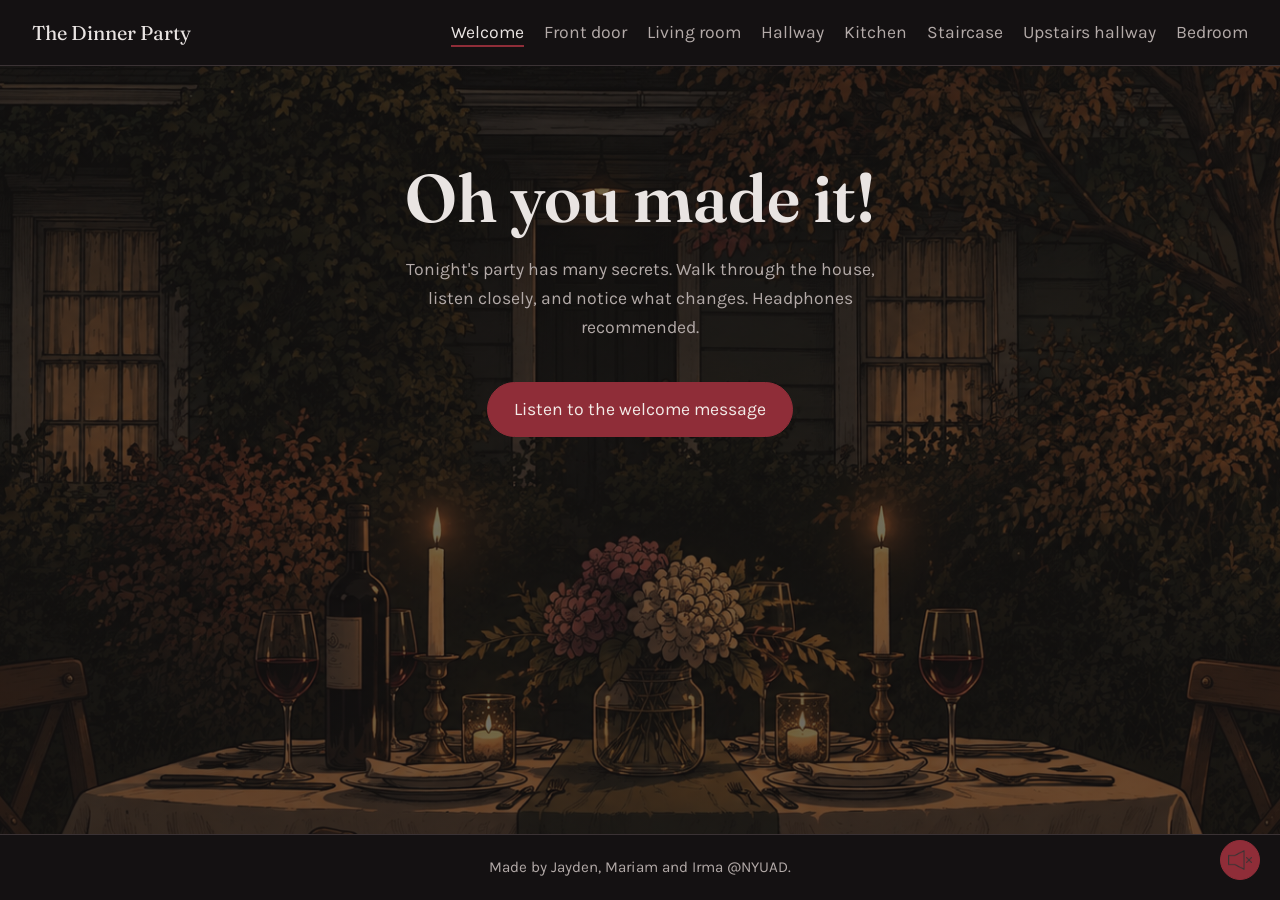
<file: index.html>
<html>

<head>
  <meta charset="UTF-8">
  <meta name="viewport" content="width=device-width, initial-scale=1">

  <title>Welcome to The Dinner Party</title>

  <!-- Learned about preconnect here: https://developer.mozilla.org/en-US/docs/Web/HTML/Reference/Attributes/rel/preconnect -->
  <link rel="preconnect" href="https://fonts.googleapis.com">
  <link href="https://fonts.googleapis.com/css2?family=Fraunces:wght@600&family=Karla:wght@400;700&display=swap"
    rel="stylesheet">
  <link rel="stylesheet" href="styles.css">

</head>

<body class="welcome-page">

  <header class="menu">

    <a class="thename" href="index.html">The Dinner Party</a>

    <nav>
      <ul>
        <li><a href="index.html" class="active">Welcome</a></li>
        <li><a href="front-door.html">Front door</a></li>
        <li><a href="living-room.html">Living room</a></li>
        <li><a href="hallway.html">Hallway</a></li>
        <li><a href="kitchen.html">Kitchen</a></li>
        <li><a href="staircase.html">Staircase</a></li>
        <li><a href="upstairs-hall.html">Upstairs hallway</a></li>
        <li><a href="bedroom.html">Bedroom</a></li>
      </ul>
    </nav>


  </header>


  <main class="welcome">
    <h1>Oh you made it!</h1>
    <p class="lead">Tonight's party has many secrets. Walk through the house, listen closely, and notice what
      changes. Headphones recommended.</p>

    <!-- sounds -->
    <!-- Learned more about loop attribute here: https://developer.mozilla.org/en-US/docs/Web/HTML/Reference/Elements/audio -->
    <audio id="background-sound" src="audio/eerie-background-music.mp3" loop></audio>
    <audio id="welcome-sound" src="audio/welcome1.mp3"></audio>

    <!-- buttons -->
    <!-- Learned about hidden attribute here: https://developer.mozilla.org/en-US/docs/Web/HTML/Reference/Global_attributes/hidden -->
    <div class="controls">
      <button id="listen-button" class="button" type="button">Listen to the welcome message</button>
      <a id="enter-button" class="button" href="front-door.html" hidden>Get started</a>

    </div>
  </main>


  <footer>Made by Jayden, Mariam and Irma @NYUAD.</footer>

  <!-- sound toggle button -->
  <button id="sound-toggle" class="sound-toggle" type="button">
    <img class="icon-on" src="assets/on.png">
    <img class="icon-off" src="assets/off.png">
  </button>

  <script src="welcome.js"></script>



</body>

</html>
</file>
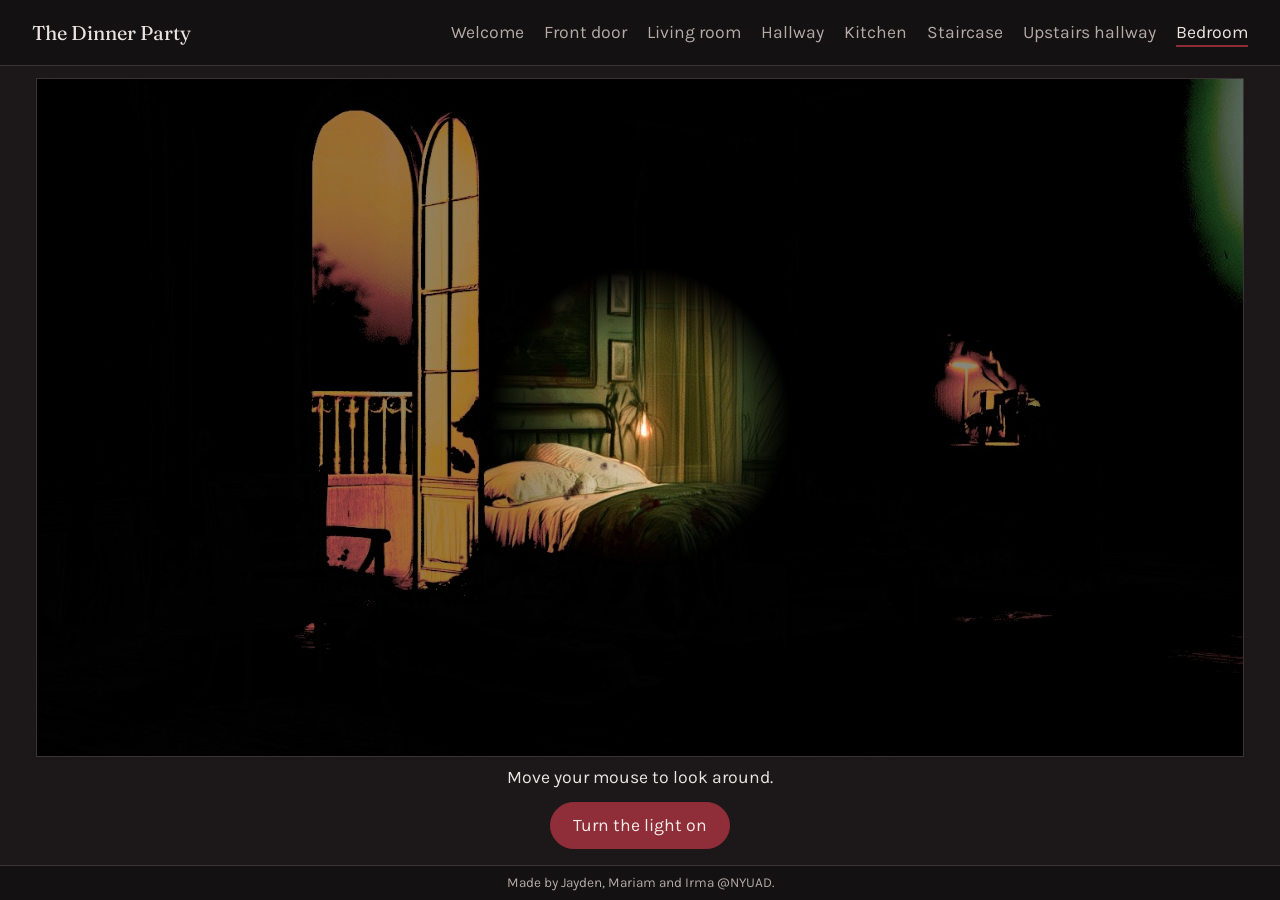
<file: bedroom.html>
<!DOCTYPE html>
<html lang="en">

<head>
  <meta charset="UTF-8">
  <meta name="viewport" content="width=device-width, initial-scale=1">
  <title>Bedroom of The Dinner Party</title>
  <link rel="preconnect" href="https://fonts.googleapis.com">
  <link href="https://fonts.googleapis.com/css2?family=Fraunces:wght@600&family=Karla:wght@400;700&display=swap" rel="stylesheet">
  <link rel="stylesheet" href="styles.css">
</head>

<body class="bedroom">

  <header class="menu">

    <a class="thename" href="index.html">The Dinner Party</a>

    <nav><ul>
      <li><a href="index.html">Welcome</a></li>
      <li><a href="front-door.html">Front door</a></li>
      <li><a href="living-room.html">Living room</a></li>
      <li><a href="hallway.html">Hallway</a></li>
      <li><a href="kitchen.html">Kitchen</a></li>
      <li><a href="staircase.html">Staircase</a></li>
      <li><a href="upstairs-hall.html">Upstairs hallway</a></li>
      <li><a href="bedroom.html" class="active">Bedroom</a></li>
    </ul></nav>

  </header>

  <main>
    <!-- scene: the dark room. the lit room (blood splatters and drag marks) only shows inside the flashlight circle,
         until you turn the light on -->
    <div class="scene flashlight">
      <img id="photo-dark" src="assets/11.jpg" alt="A dark bedroom with a window">
      <img class="bright" id="photo-lit" src="assets/12.PNG" alt="A bedroom with blood splattered on the walls and bed, and marks dragged across the floor">
    </div>

    <p id="room-message">Move your mouse to look around.</p>

    <!-- sounds: the room's music plays the whole time you look around, and the light switch clicks and the gasp plays when you turn the light on -->
    <audio id="bedroom-sound" src="audio/bedroom.m4a" loop></audio>
    <audio id="switch-sound" src="audio/switch.m4a"></audio>
    <audio id="gasp-sound" src="audio/gasp.m4a"></audio>

    <div class="controls">
      <button id="light-button" class="button" type="button">Turn the light on</button>
      <a id="restart-button" class="button" href="index.html" hidden>Start over</a>
    </div>

  </main>
  <footer>Made by Jayden, Mariam and Irma @NYUAD.</footer>

  <script src="flashlight.js"></script>
  <script src="bedroom.js"></script>

</body>

</html>
</file>
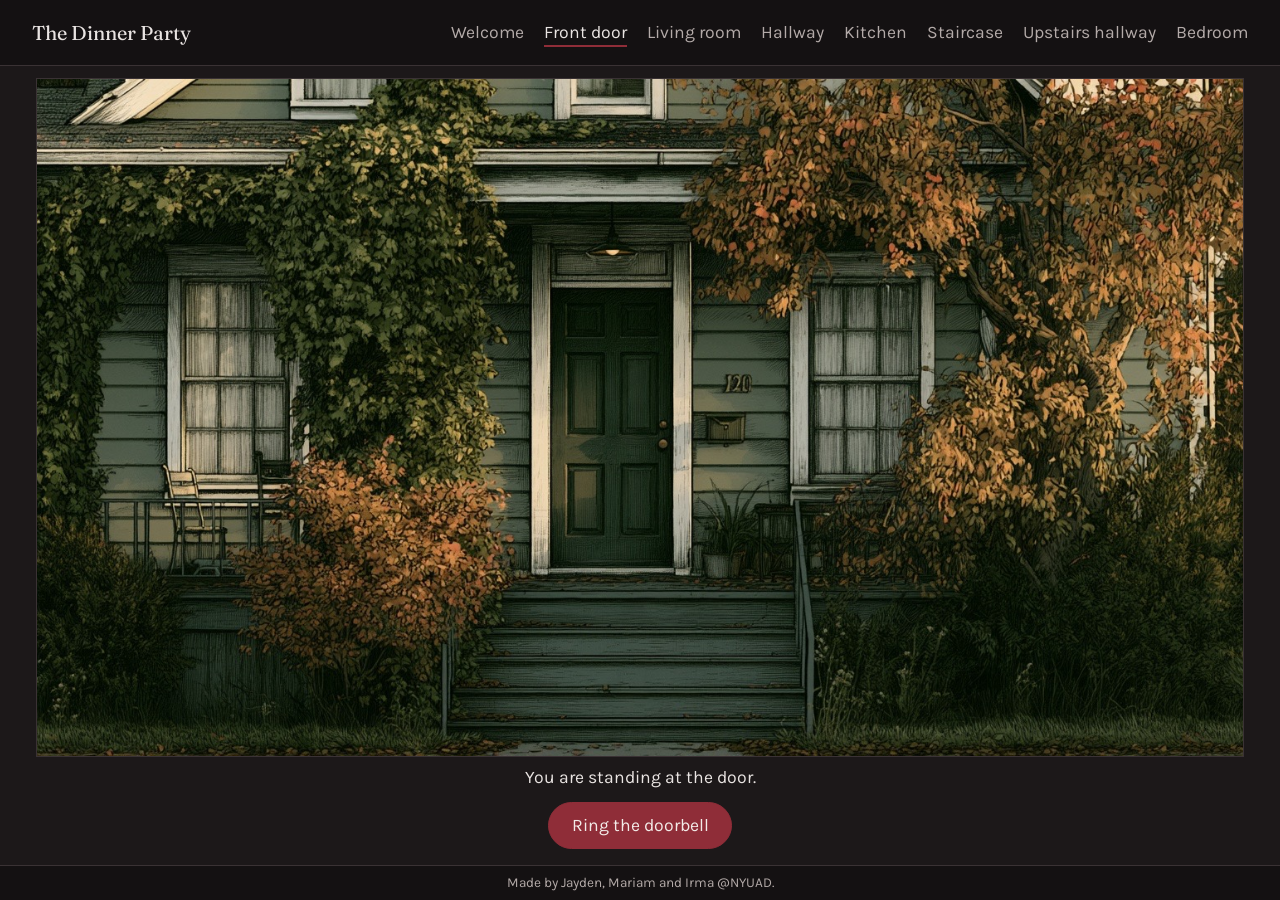
<file: front-door.html>
<!DOCTYPE html>
<html lang="en">

<head>
  <meta charset="UTF-8">
  <meta name="viewport" content="width=device-width, initial-scale=1">
  <title>Front door of The Dinner Party</title>
  <link rel="preconnect" href="https://fonts.googleapis.com">
  <link href="https://fonts.googleapis.com/css2?family=Fraunces:wght@600&family=Karla:wght@400;700&display=swap"
    rel="stylesheet">
  <link rel="stylesheet" href="styles.css">
</head>

<body class="front-door">

  <header class="menu">


    <a class="thename" href="index.html">The Dinner Party</a>

    <nav>
      <ul>
        <li><a href="index.html">Welcome</a></li>
        <li><a href="front-door.html" class="active">Front door</a></li>
        <li><a href="living-room.html">Living room</a></li>
        <li><a href="hallway.html">Hallway</a></li>
        <li><a href="kitchen.html">Kitchen</a></li>
        <li><a href="staircase.html">Staircase</a></li>
        <li><a href="upstairs-hall.html">Upstairs hallway</a></li>
        <li><a href="bedroom.html">Bedroom</a></li>
      </ul>
    </nav>

  </header>

  <main>
    <!-- scene: door photo1, door photo2 then black screen then the couple at the door -->
    <div class="scene">
      <img id="photo-before" src="assets/1.JPG">
      <img id="photo-after" src="assets/2.JPG" hidden>

      <div id="blackout" class="blackout" hidden></div>
      <img id="photo-couple" src="assets/3.PNG" hidden>

    </div>



    <p id="door-message">You are standing at the door.</p>

    <!-- sounds -->
    <audio id="doorbell-sound" src="audio/doorbell.mp3"></audio>
    <audio id="come-in-sound" src="audio/come-in.mp3"></audio>
    <audio id="come-in-sound2" src="audio/welcome.wav"></audio>

    <!-- buttons -->
    <div class="controls">
      <button id="ring-button" class="button" type="button">Ring the doorbell</button>
      <button id="come-in-button" class="button" type="button" hidden>Play the greeting</button>
      <a id="next-button" class="button" href="living-room.html" hidden>Go to the living room</a>
    </div>

  </main>
  <footer>Made by Jayden, Mariam and Irma @NYUAD.</footer>

  <script src="front-door.js"></script>


</body>

</html>
</file>
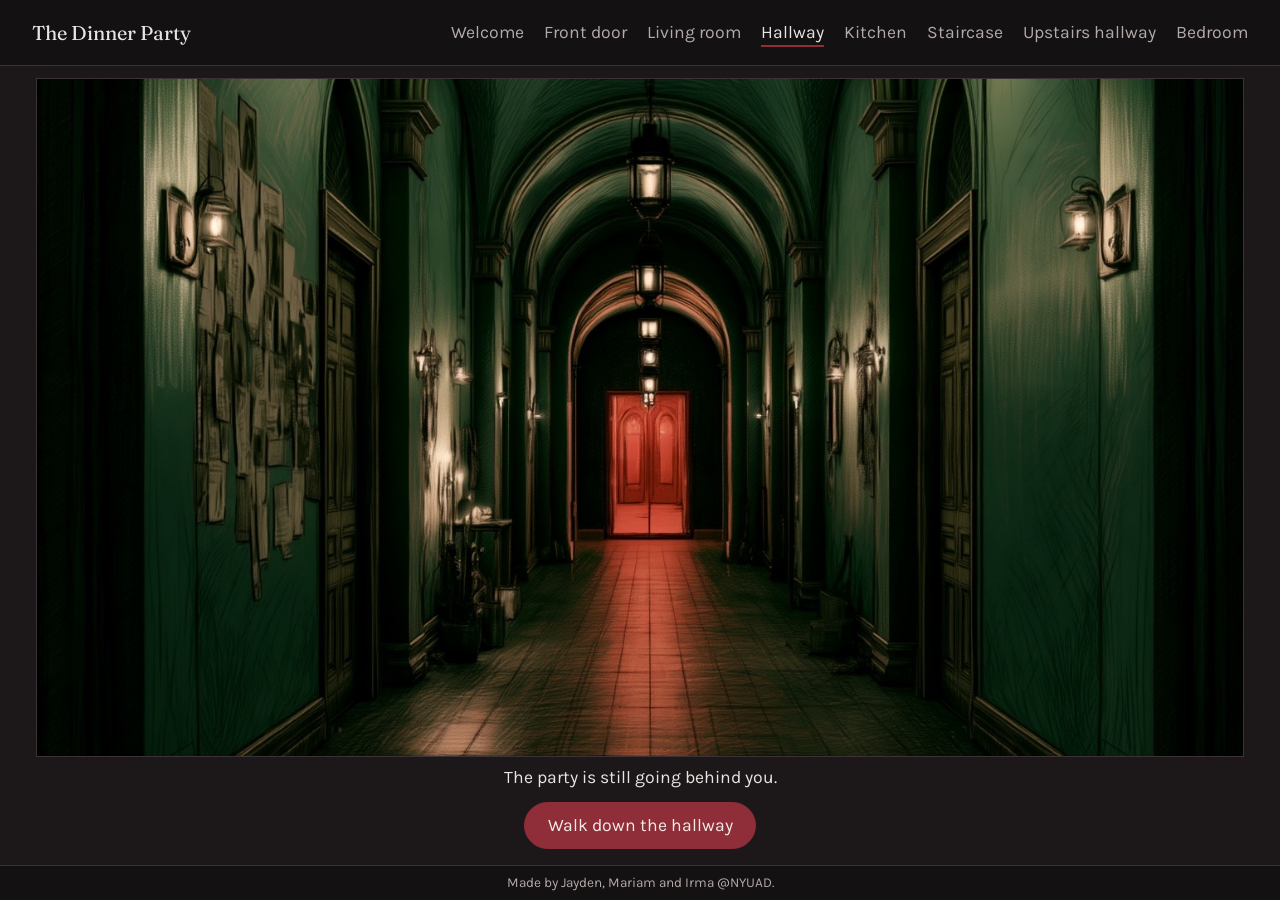
<file: hallway.html>
<!DOCTYPE html>
<html lang="en">

<head>
  <meta charset="UTF-8">
  <meta name="viewport" content="width=device-width, initial-scale=1">
  <title>Hallway of The Dinner Party</title>
  <link rel="preconnect" href="https://fonts.googleapis.com">
  <link href="https://fonts.googleapis.com/css2?family=Fraunces:wght@600&family=Karla:wght@400;700&display=swap" rel="stylesheet">
  <link rel="stylesheet" href="styles.css">
</head>

<body class="hallway">

  <header class="menu">

    <a class="thename" href="index.html">The Dinner Party</a>

    <nav><ul>
      <li><a href="index.html">Welcome</a></li>
      <li><a href="front-door.html">Front door</a></li>
      <li><a href="living-room.html">Living room</a></li>
      <li><a href="hallway.html" class="active">Hallway</a></li>
      <li><a href="kitchen.html">Kitchen</a></li>
      <li><a href="staircase.html">Staircase</a></li>
      <li><a href="upstairs-hall.html">Upstairs hallway</a></li>
      <li><a href="bedroom.html">Bedroom</a></li>
    </ul></nav>

  </header>

  <main>

    <!-- scene: the hallway picture, then the video walks you down it (the video has no sound) -->
    <!-- the hallway is dim and one light keeps flickering (see "hallway flicker" in styles.css) -->
    <div class="scene hallway-flicker">
      <video id="hallway-video" src="assets/hallway.mp4" poster="assets/5.JPG" muted playsinline preload="auto"></video>
    </div>

    <p id="room-message">The party is still going behind you.</p>

    <!-- sounds: the party fades out, soft music underneath, footsteps, whispers from the kitchen,
         then glass breaks close by, someone is dragged away, a short muffled sound, and angry whispers -->
    <!-- the same party sound as the living room, so it fades out behind you -->
    <audio id="party-sound" src="audio/conversation-and-laughter.mp3" loop></audio>
    <audio id="music-sound" src="audio/eerie-background-music.mp3" loop></audio>
    <!-- footsteps while you walk down the hall (not the glass ones in the kitchen) -->
    <audio id="footsteps-sound" src="audio/footsteps.mp3" loop></audio>
    <!-- TODO: whispers recording still missing (same file the staircase uses) -->
    <audio id="whisper-sound" src="audio/whispers.mp3"></audio>
    <audio id="glass-sound" src="audio/glass-shattering.mp3"></audio>
    <!-- shuffling and scraping as someone is dragged away -->
    <audio id="drag-sound" src="audio/shuffling-feet.mp3"></audio>
    <!-- the short muffled sound at the end of the drag -->
    <audio id="muffled-sound" src="audio/muffled-cry.mp3"></audio>

    <div class="controls">
      <button id="walk-button" class="button" type="button">Walk down the hallway</button>
      <a id="next-button" class="button" href="kitchen.html" hidden>Go to the kitchen</a>
    </div>

  </main>
  <footer>Made by Jayden, Mariam and Irma @NYUAD.</footer>

  <script src="hallway.js"></script>

</body>

</html>
</file>
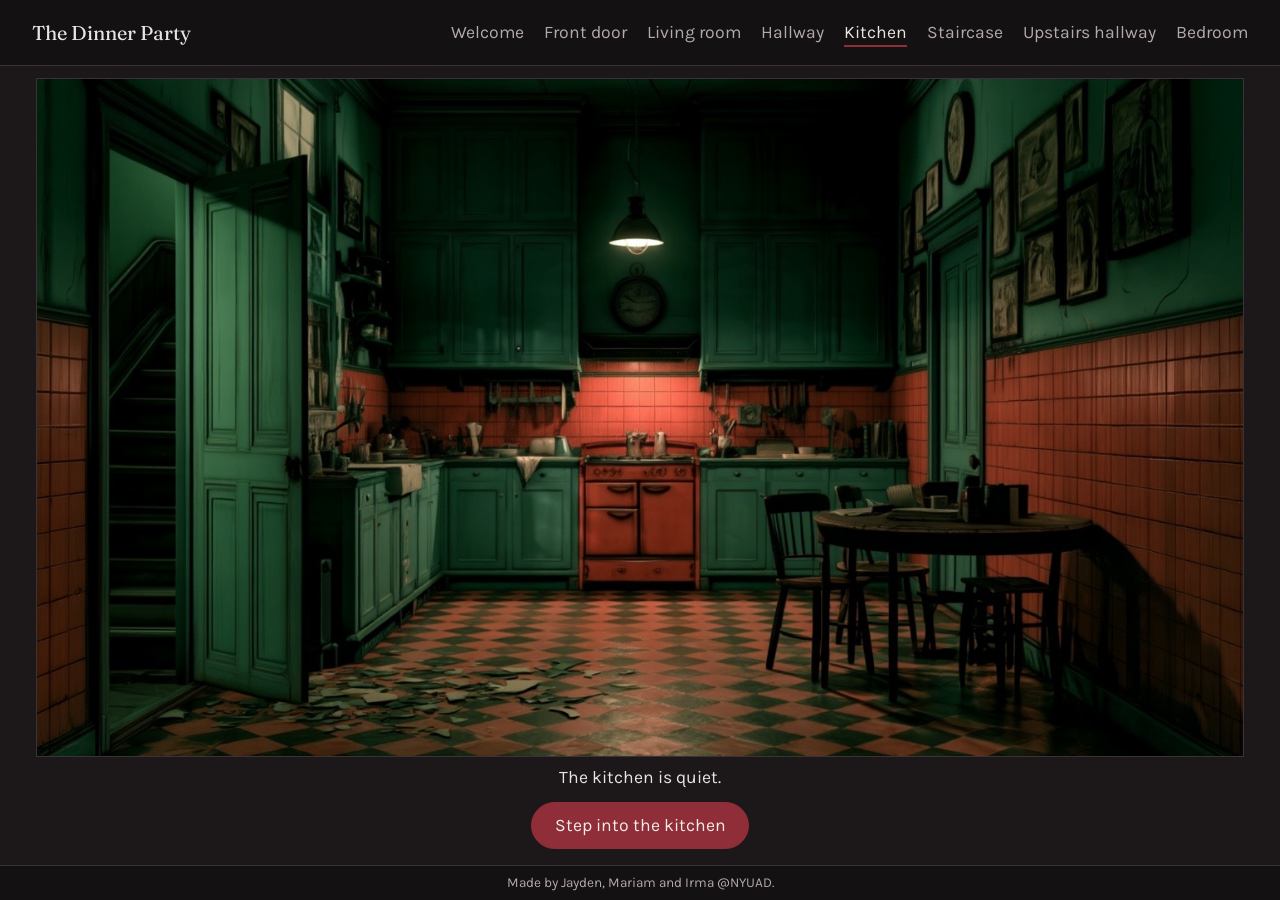
<file: kitchen.html>
<!DOCTYPE html>
<html lang="en">

<head>
  <meta charset="UTF-8">
  <meta name="viewport" content="width=device-width, initial-scale=1">
  <title>Kitchen of The Dinner Party</title>
  <link rel="preconnect" href="https://fonts.googleapis.com">
  <link href="https://fonts.googleapis.com/css2?family=Fraunces:wght@600&family=Karla:wght@400;700&display=swap" rel="stylesheet">
  <link rel="stylesheet" href="styles.css">
</head>

<body class="kitchen">

  <header class="menu">

    <a class="thename" href="index.html">The Dinner Party</a>

    <nav><ul>
      <li><a href="index.html">Welcome</a></li>
      <li><a href="front-door.html">Front door</a></li>
      <li><a href="living-room.html">Living room</a></li>
      <li><a href="hallway.html">Hallway</a></li>
      <li><a href="kitchen.html" class="active">Kitchen</a></li>
      <li><a href="staircase.html">Staircase</a></li>
      <li><a href="upstairs-hall.html">Upstairs hallway</a></li>
      <li><a href="bedroom.html">Bedroom</a></li>
    </ul></nav>

  </header>

  <main>

    <!-- scene: the kitchen with broken cups and plates on the floor. when you walk across it,
         the picture slowly moves toward the stairs (see "kitchen walk" in styles.css) -->
    <div class="scene kitchen-scene">
      <img id="photo-kitchen" src="assets/6.JPG" alt="A dim kitchen with broken cups and plates on the floor and a staircase through the door">
    </div>

    <p id="room-message">The kitchen is quiet.</p>

    <!-- sounds: the fridge hums and the tap drips the whole time, the music gets creepier,
         then footsteps crunch on the broken glass -->
    <audio id="fridge-sound" src="audio/fridge-hum.mp3" loop></audio>
    <audio id="tap-sound" src="audio/dripping-water.mp3" loop></audio>
    <audio id="music-sound" src="audio/eerie-background-music.mp3" loop></audio>
    <audio id="crunch-sound" src="audio/crunch-of-footsteps.mp3"></audio>

    <div class="controls">
      <button id="enter-button" class="button" type="button">Step into the kitchen</button>
      <button id="walk-button" class="button" type="button" hidden>Walk across the kitchen</button>
      <a id="next-button" class="button" href="staircase.html" hidden>Go to the staircase</a>
    </div>

  </main>
  <footer>Made by Jayden, Mariam and Irma @NYUAD.</footer>

  <script src="kitchen.js"></script>

</body>

</html>
</file>
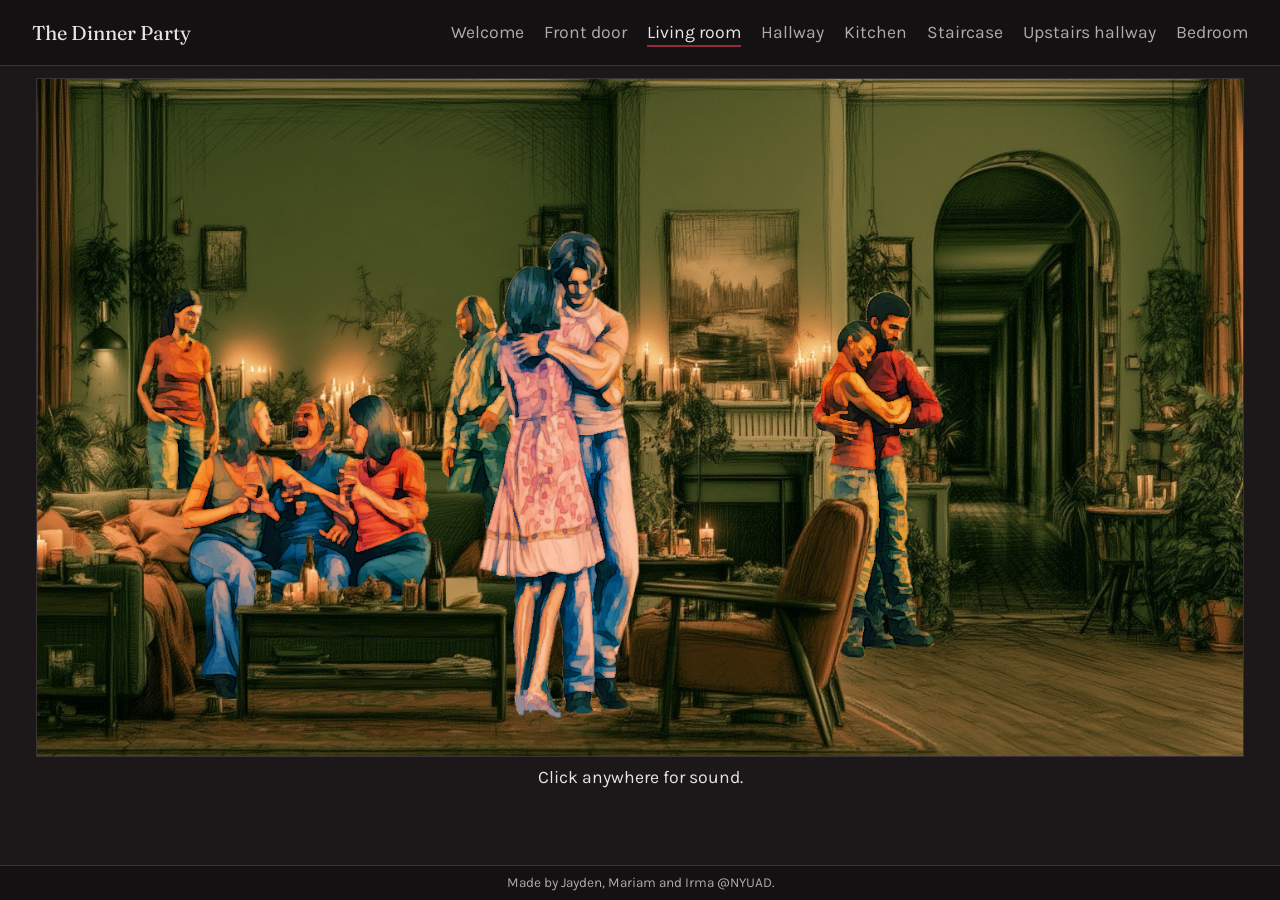
<file: living-room.html>
<!DOCTYPE html>
<html lang="en">

<head>
  <meta charset="UTF-8">
  <meta name="viewport" content="width=device-width, initial-scale=1">
  <title>Living Room of The Dinner Party</title>
  <link rel="preconnect" href="https://fonts.googleapis.com">
  <link href="https://fonts.googleapis.com/css2?family=Fraunces:wght@600&family=Karla:wght@400;700&display=swap"
    rel="stylesheet">
  <link rel="stylesheet" href="styles.css">
</head>

<body class="living-room">

  <header class="menu">


    <a class="thename" href="index.html">The Dinner Party</a>

    <nav>
      <ul>
        <li><a href="index.html">Welcome</a></li>
        <li><a href="front-door.html">Front door</a></li>
        <li><a href="living-room.html" class="active">Living room</a></li>
        <li><a href="hallway.html">Hallway</a></li>
        <li><a href="kitchen.html">Kitchen</a></li>
        <li><a href="staircase.html">Staircase</a></li>
        <li><a href="upstairs-hall.html">Upstairs hallway</a></li>
        <li><a href="bedroom.html">Bedroom</a></li>
      </ul>
    </nav>

  </header>

  <main>

    <!-- scene: photo of people in living room-->
    <div class="scene">
      <img id="photo-living-room" src="assets/4.PNG" alt="A warm living room full of guests talking and dancing, most with their faces turned away">
    </div>

    <p id="room-message">The party is already in full swing.</p>

    <!-- sounds: the party starts by itself as soon as you arrive. laughter and conversation and soft jazz
         loop the whole time, and glasses clink every now and then -->
    <audio id="party-sound" src="audio/conversation-and-laughter.mp3" loop></audio>
    <audio id="glasses-sound" src="audio/glasses-clinking.mp3"></audio>
    <audio id="jazz-sound" src="audio/jazz.mp3" loop></audio>

    <div class="controls">
      <a id="next-button" class="button" href="hallway.html" hidden>Go down the hallway</a>
    </div>


  </main>
  <footer>Made by Jayden, Mariam and Irma @NYUAD.</footer>

  <script src="living-room.js"></script>


</body>

</html>
</file>
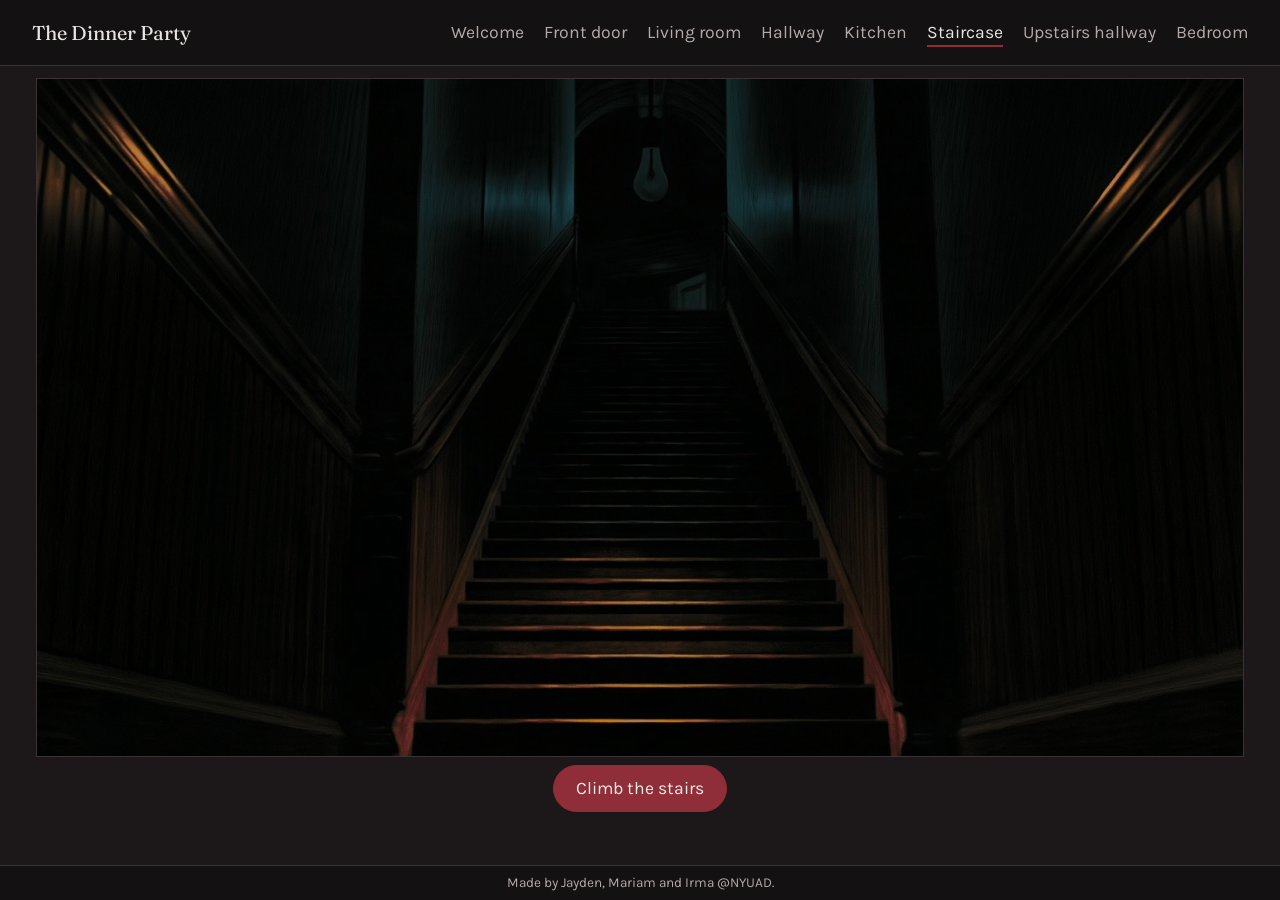
<file: staircase.html>
<!DOCTYPE html>
<html lang="en">

<head>
  <meta charset="UTF-8">
  <meta name="viewport" content="width=device-width, initial-scale=1">
  <title>Staircase of The Dinner Party</title>
  <link rel="preconnect" href="https://fonts.googleapis.com">
  <link href="https://fonts.googleapis.com/css2?family=Fraunces:wght@600&family=Karla:wght@400;700&display=swap"
    rel="stylesheet">
  <link rel="stylesheet" href="styles.css">
</head>

<body class="staircase">

  <header class="menu">

    <a class="thename" href="index.html">The Dinner Party</a>

    <nav>
      <ul>
        <li><a href="index.html">Welcome</a></li>
        <li><a href="front-door.html">Front door</a></li>
        <li><a href="living-room.html">Living room</a></li>
        <li><a href="hallway.html">Hallway</a></li>
        <li><a href="kitchen.html">Kitchen</a></li>
        <li><a href="staircase.html" class="active">Staircase</a></li>
        <li><a href="upstairs-hall.html">Upstairs hallway</a></li>
        <li><a href="bedroom.html">Bedroom</a></li>
      </ul>
    </nav>

  </header>

  <main>
    <!-- scene: the bulb keeps flickering between the lit stairs and the dark stairs -->
    <div class="scene flicker-scene">
      <img id="photo-stairs" src="assets/7.PNG" alt="A staircase lit by a single bulb">
      <img id="photo-stairs-dark" src="assets/8.jpg" alt="The same staircase, almost dark" hidden>
    </div>


    <!-- sounds: eerie music underneath, the light flickers, and whispers (low and layered) -->
    <audio id="music-sound" src="audio/eerie-background-music.mp3" loop></audio>
    <audio id="flicker-sound" src="audio/flicker-light.mp3" loop></audio>
    <audio id="whisper-sound" src="audio/whispers.mp3"></audio>

    <div class="controls">
      <button id="climb-button" class="button" type="button">Climb the stairs</button>
      <a id="next-button" class="button" href="upstairs-hall.html" hidden>Go to the upstairs hallway</a>
    </div>

  </main>
  <footer>Made by Jayden, Mariam and Irma @NYUAD.</footer>

  <script src="staircase.js"></script>

</body>

</html>
</file>
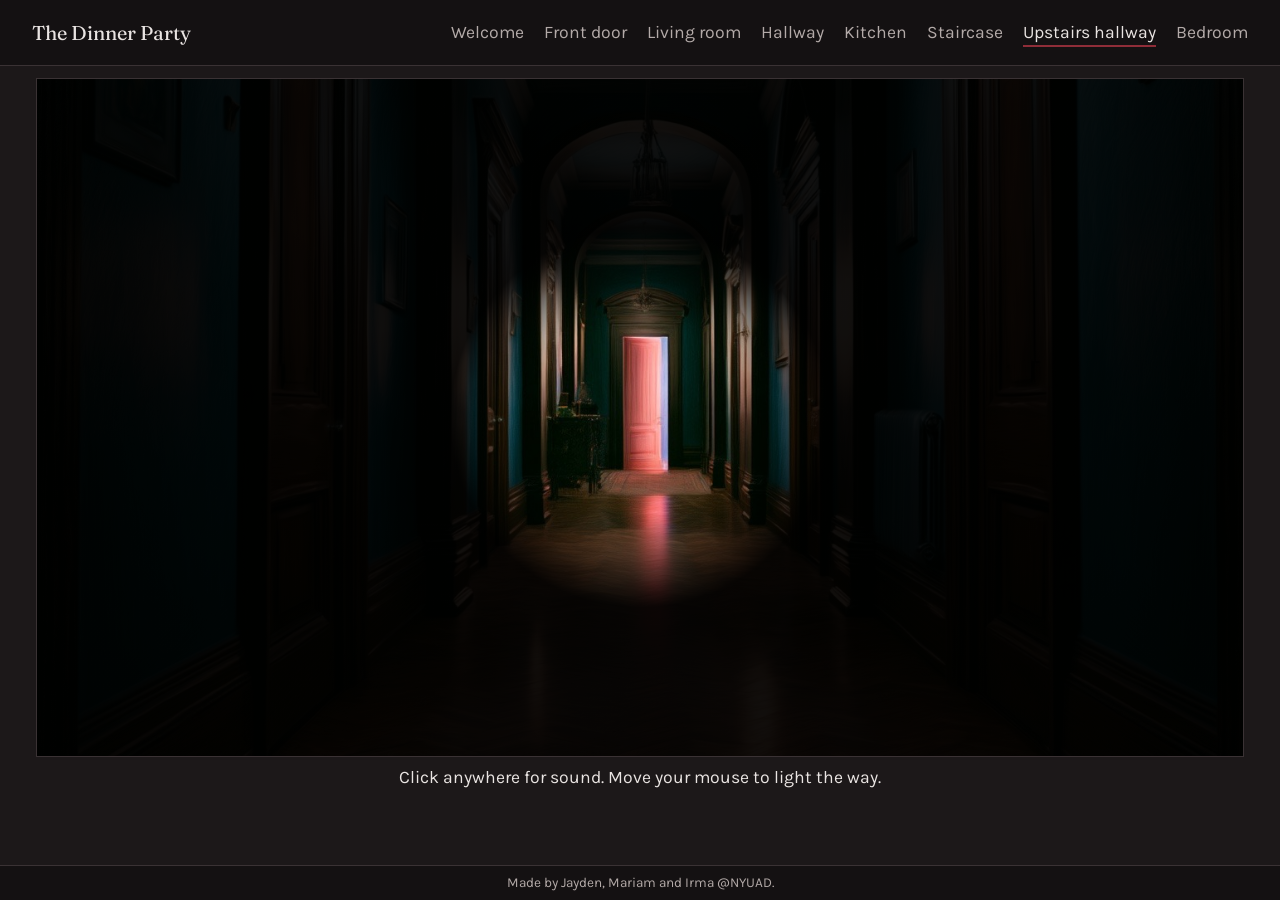
<file: upstairs-hall.html>
<!DOCTYPE html>
<html lang="en">

<head>
  <meta charset="UTF-8">
  <meta name="viewport" content="width=device-width, initial-scale=1">
  <title>Upstairs hallway of The Dinner Party</title>
  <link rel="preconnect" href="https://fonts.googleapis.com">
  <link href="https://fonts.googleapis.com/css2?family=Fraunces:wght@600&family=Karla:wght@400;700&display=swap" rel="stylesheet">
  <link rel="stylesheet" href="styles.css">
</head>

<body class="upstairs-hall">

  <header class="menu">

    <a class="thename" href="index.html">The Dinner Party</a>

    <nav><ul>
      <li><a href="index.html">Welcome</a></li>
      <li><a href="front-door.html">Front door</a></li>
      <li><a href="living-room.html">Living room</a></li>
      <li><a href="hallway.html">Hallway</a></li>
      <li><a href="kitchen.html">Kitchen</a></li>
      <li><a href="staircase.html">Staircase</a></li>
      <li><a href="upstairs-hall.html" class="active">Upstairs hallway</a></li>
      <li><a href="bedroom.html">Bedroom</a></li>
    </ul></nav>

  </header>

  <main>
    <!-- scene: the hallway video. a dark layer on top of it dims everything except a circle
         around the mouse (the flashlight, see "video flashlight" in styles.css and flashlight.js).
         the video has its own sound -->
    <!-- used this documentation to learn about the video element and its attributes (poster, preload, playsinline): https://developer.mozilla.org/en-US/docs/Web/HTML/Reference/Elements/video -->
    <!-- "poster" is the picture shown until the video is ready, "preload" tells the browser to start
         downloading it straight away-->
    <div class="scene flashlight video-flashlight">
      <video id="hall-video" src="assets/upstairs-hallway-video.mp4" poster="assets/10.JPG" playsinline preload="auto"></video>
      <div class="flashlight-dim"></div>
    </div>

    <p id="room-message">Move your mouse to light the way.</p>

    <div class="controls">
      <button id="enter-button" class="button" type="button" hidden>Enter the room</button>
    </div>

  </main>
  <footer>Made by Jayden, Mariam and Irma @NYUAD.</footer>

  <script src="flashlight.js"></script>
  <script src="upstairs-hall.js"></script>

</body>

</html>
</file>
<file: styles.css>
/* THE DINNER PARTY */

/* Learned about attribute selectors here: https://developer.mozilla.org/en-US/docs/Web/CSS/Reference/Selectors/Attribute_selectors */
/* Read about universal selector here: https://developer.mozilla.org/en-US/docs/Web/CSS/Reference/Selectors/Universal_selectors */


* {
  box-sizing: border-box;
  margin: 0;

  padding: 0;
}

body {
  display: flex;
  flex-direction: column;
  min-height: 100vh;
  background: #1c1819;
  color: #e9e4e2;
  font-family: "Karla", system-ui, sans-serif;

  font-size: 1.1rem;
  line-height: 1.65;
}

a {
  color: inherit;
}

:focus-visible {
  outline: 2px solid #e9e4e2;
  outline-offset: 3px;
}

h1 {
  margin-bottom: 1.25rem;
  font-family: "Fraunces", Georgia, serif;
  font-size: clamp(2.4rem, 8vw, 4.2rem);
  font-weight: 600;
  line-height: 1.08;
}

p {
  margin-bottom: 1.1rem;
}


/* menu nav bar */
.menu {
  display: flex;
  flex-wrap: wrap;

  align-items: center;
  justify-content: space-between;
  gap: 0.5rem 2rem;

  padding: 1rem 2rem;
  background: #141112;
  border-bottom: 1px solid #3a3234;
}


.thename {
  font-family: "Fraunces", Georgia, serif;
  font-size: 1.25rem;

  text-decoration: none;
}

.menu ul {
  display: flex;
  flex-wrap: wrap;
  gap: 0.25rem 1.25rem;
  list-style: none;
}

.menu ul a {
  padding: 0.2rem 0;
  color: #b3aaa8;
  text-decoration: none;

  border-bottom: 2px solid transparent;
}

.menu ul a:hover {
  color: #e9e4e2;
}

/* the page you are currently visiting */
.menu ul a.active {

  color: #e9e4e2;
  border-bottom-color: #8f2d38;
}

/* main content */
main {
  flex: 1;
  width: 100%;
  max-width: 46rem;

  margin: 0 auto;
  padding: 4rem 1.5rem;
}


/* welcome page and text animation */
.welcome {
  padding-top: 6rem;
  text-align: center;
}

.welcome .lead {
  max-width: 30rem;
  margin: 0 auto 2.5rem;

  color: #b3aaa8;
}

.welcome h1 {
  animation: settle 1.4s ease-out both;
}

@keyframes settle {
  from {
    opacity: 0;
    transform: scale(1.06);
  }

  to {
    opacity: 1;
    transform: none;
  }
}


/* buttons */
.button {
  display: inline-block;
  padding: 0.75rem 1.6rem;
  font: inherit;
  color: #f3ebe8;

  text-decoration: none;
  background: #8f2d38;

  border: 1px solid #8f2d38;
  border-radius: 999px;
  cursor: pointer;

}

/* button hover */
.button:hover {

  background: #a8394a;
  border-color: #e9e4e2;
}

/* buttons under the image */
.controls {
  display: flex;
  flex-wrap: wrap;
  justify-content: center;
  align-items: center;
  gap: 1rem;
  margin-top: 2rem;

}

/* hidden buttons */
.button[hidden] {
  display: none;
}


/* text under image */
#door-message {
  text-align: center;
}


/* room pages */
.scene {
  display: grid;
  place-items: center;
  aspect-ratio: 16 / 9;
  width: 80%;
  max-width: 75rem;
  position: relative;
  margin: 2rem auto;
  padding: 0;
  color: #b3aaa8;
  font-style: italic;
  text-align: center;
  background: #141112;
  border: 1px solid #3a3234;
}

/* scene img */
.scene img {
  width: 100%;
  height: 100%;
  object-fit: cover;
}

/* footer */
footer {
  padding: 1.25rem 2rem;
  color: #b3aaa8;
  font-size: 0.95rem;
  text-align: center;
  background: #141112;
  border-top: 1px solid #3a3234;
}

/* black screen transition */
.blackout {

  width: 100%;
  height: 100%;
  background: #000;
}



/* background image on welcome page */
body.welcome-page {
  background-image: linear-gradient(rgba(20, 17, 18, 0.6), rgba(20, 17, 18, 0.6)), url("assets/index-back.png");
  background-size: cover;
  background-position: center;
  background-attachment: fixed;
}


/* flashlight scenes (upstairs hallway + bedroom)
   the dark picture is the base. the bright picture sits on top of it, but a
   mask hides everything except a circle around --x / --y, which
   flashlight.js moves to follow the mouse or finger */
.flashlight {
  position: relative;
  overflow: hidden;
  cursor: none;
  touch-action: none;
  --x: 50%;
  --y: 50%;
  --size: 150px;
}

.flashlight img {
  position: absolute;
  inset: 0;
}

.flashlight img.bright {
  -webkit-mask-image: radial-gradient(circle var(--size) at var(--x) var(--y), #000 0%, #000 55%, transparent 100%);
  mask-image: radial-gradient(circle var(--size) at var(--x) var(--y), #000 0%, #000 55%, transparent 100%);
}

/* the hallway's dark picture isn't dark enough on its own, so it gets dimmed */
.flashlight.dim-base img:not(.bright) {
  filter: brightness(0.2);
}

@media (max-width: 600px) {
  .flashlight {
    --size: 100px;
  }
}


/* staircase: the two pictures sit on top of each other so the flicker
   swaps them without the box changing size */
.flicker-scene {
  position: relative;
  overflow: hidden;
}

.flicker-scene img {
  position: absolute;
  inset: 0;
}

/* eerie background music on welcome page toggle */
.sound-toggle {
  position: fixed;
  right: 1.25rem;
  bottom: 1.25rem;
  display: grid;
  place-items: center;
  width: 2.5rem;
  height: 2.5rem;
  padding: 0;
  background: #8f2d38;
  border: 1px solid #8f2d38;
  border-radius: 50%;
  cursor: pointer;
}



.sound-toggle:hover {
  background: #a8394a;
  border-color: #e9e4e2;
}

.sound-toggle img {
  width: 1.5rem;
  height: 1.5rem;
}


/* off icon is shown by default then on when eerie music is played */
.sound-toggle .icon-on {
  display: none;
}

.sound-toggle.playing .icon-on {
  display: block;
}


.sound-toggle.playing .icon-off {
  display: none;
}


/* hallway: the video fills the scene box the same way the pictures do */
.scene video {
  width: 100%;
  height: 100%;
  object-fit: cover;
}



/* hallway flicker: the hallway is dimmer than the other rooms and one light keeps
   flickering. the brightness dips for a split second at uneven moments so it
   doesn't feel like a steady rhythm */
.hallway-flicker video {
  animation: hallway-flicker 5s infinite;
}

@keyframes hallway-flicker {

  0%,
  100% {
    filter: brightness(0.75);
  }

  30% {
    filter: brightness(0.75);
  }

  31% {
    filter: brightness(0.35);
  }

  32% {
    filter: brightness(0.75);
  }

  34% {
    filter: brightness(0.4);
  }

  35% {
    filter: brightness(0.75);
  }

  72% {
    filter: brightness(0.75);
  }

  73% {
    filter: brightness(0.3);
  }

  76% {
    filter: brightness(0.3);
  }

  77% {
    filter: brightness(0.75);
  }
}

/* people who set their device to avoid flashing get a steady dim hallway instead */
@media (prefers-reduced-motion: reduce) {
  .hallway-flicker video {
    animation: none;
    filter: brightness(0.75);
  }
}



/* kitchen walk: when you walk across the kitchen, the picture slowly zooms in
   toward the stairs on the left, like you are walking over to them */
.kitchen-scene {
  overflow: hidden;
}

.kitchen-scene img {
  transform-origin: 12% 60%;
  transition: transform 5s ease-in-out;
}

.kitchen-scene img.walking {
  transform: scale(1.25);
}

/* people who set their device to avoid motion don't get the zoom */
@media (prefers-reduced-motion: reduce) {
  .kitchen-scene img {
    transition: none;
  }

  .kitchen-scene img.walking {
    transform: none;
  }
}


/* video flashlight (upstairs hallway)
   same idea as the picture flashlight above, but there is only one layer: the video.
   a dark layer sits on top of it with a see-through circle cut out around --x / --y
   (flashlight.js moves those to follow the mouse), so the video is dimmed everywhere except in the circle */
.video-flashlight {
  --size: 190px;
}

.flashlight-dim {
  position: absolute;
  inset: 0;
  /* used this documentation to learn about the pointer-events property: https://developer.mozilla.org/en-US/docs/Web/CSS/pointer-events */
  /* lets the mouse go straight through this dark layer, so the scene underneath still sees it move */
  pointer-events: none;
  /* used this documentation to learn about radial-gradient: https://developer.mozilla.org/en-US/docs/Web/CSS/gradient/radial-gradient */
  /* the middle of the circle is see-through (transparent) all the way to half its size, then it fades to
     almost black at the edge, and everything outside the circle stays that dark */
  background: radial-gradient(circle var(--size) at var(--x) var(--y), transparent 0%, transparent 50%, rgba(0, 0, 0, 0.93) 100%);
}


/* bedroom: turning the light on. the scene keeps the flashlight class, but the "light-on" class
   takes the mask off the bright picture, so all of it shows, and the cursor comes back */
.flashlight.light-on {
  cursor: default;
}

.flashlight.light-on img.bright {
  -webkit-mask-image: none;
  mask-image: none;
}


/* fit to the screen (every room page)
   the page is exactly as tall as the window and never scrolls. the picture takes all the room that is
   left between the menu and the footer, keeping its 16:9 shape, and the line of text and the buttons
   sit right under it so they are always on screen */
body:not(.welcome-page) {
  height: 100vh;
  height: 100dvh;
  min-height: 0;
  overflow: hidden;
}

body:not(.welcome-page) footer {
  padding: 0.5rem 1.5rem;
  font-size: 0.85rem;
  line-height: 1.3;
}

body:not(.welcome-page) main {
  display: flex;
  flex-direction: column;
  align-items: center;
  /* flex-basis 0 + min-height 0 lets main shrink to the space between the menu and the footer */
  flex: 1 1 0;
  min-height: 0;
  max-width: none;
  padding: 0.75rem 1rem;
}

/* any heading or line of text above the picture stays small so the picture gets the room */
body:not(.welcome-page) main h1 {
  margin-bottom: 0.25rem;
  font-size: 1.5rem;
}

body:not(.welcome-page) main p {
  margin-bottom: 0.25rem;
  line-height: 1.4;
  text-align: center;
}

/* the picture: as big as fits, still 16:9. main is a size container, so cqw / cqh are its width and height.
   the picture is the widest 16:9 box that fits in main after leaving room under it for the line of text and the buttons */
body:not(.welcome-page) main {
  /* used this documentation to learn about container-type and the cqw / cqh units: https://developer.mozilla.org/en-US/docs/Web/CSS/CSS_containment/Container_queries */
  container-type: size;
}

body:not(.welcome-page) .scene {
  flex: none;
  width: min(100cqw, (100cqh - 6rem) * 16 / 9);
  max-width: none;
  left: auto;
  transform: none;
  margin: 0;
}

/* the line under the picture keeps its place (even when empty) so the picture doesn't jump when the words change */
body:not(.welcome-page) #room-message,
body:not(.welcome-page) #door-message {
  flex: none;
  min-height: 1.4em;
  margin-top: 0.5rem;
}

body:not(.welcome-page) .controls {
  flex: none;
  margin-top: 0.5rem;
  gap: 0.75rem;
}

body:not(.welcome-page) .button {
  padding: 0.5rem 1.4rem;
}

/* picture-less pages (the welcome page) just can't be taller than the screen either */
body.welcome-page {
  min-height: 100vh;
}

/* welcome page on a short screen (a phone turned sideways): less space around the words so nothing scrolls */
@media (max-height: 560px) {
  body.welcome-page {
    height: 100dvh;
    min-height: 0;
    overflow: hidden;
  }

  body.welcome-page main {
    padding: 0.75rem 1.5rem;
  }

  .welcome {
    padding-top: 0.75rem;
  }

  .welcome h1 {
    margin-bottom: 0.25rem;
    font-size: 1.6rem;
  }

  .welcome .lead {
    margin-bottom: 0.5rem;
    font-size: 0.95rem;
    line-height: 1.35;
  }

  body.welcome-page footer {
    padding: 0.5rem 1.5rem;
    font-size: 0.85rem;
  }
}
</file>
